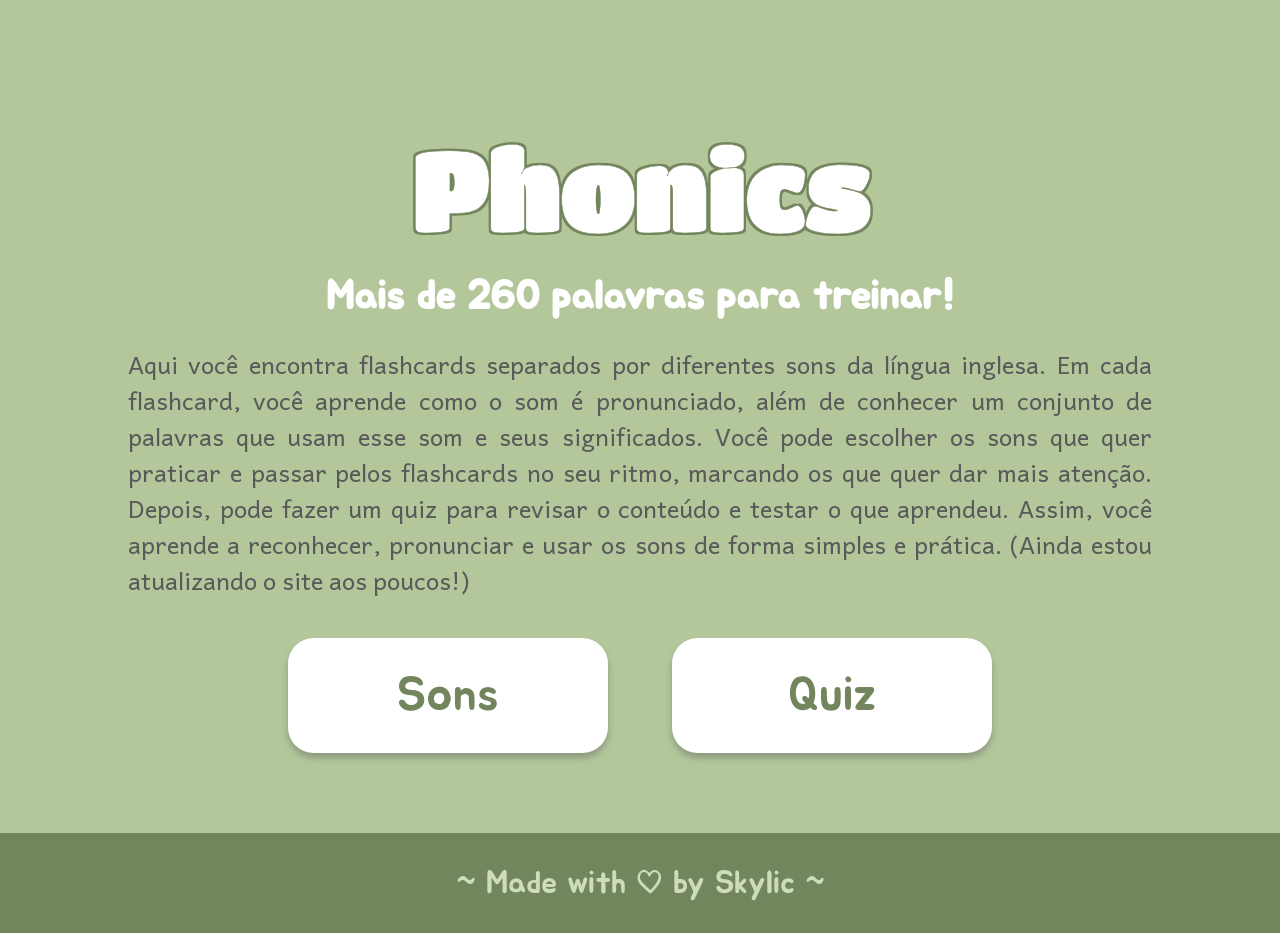
<file: index.html>
<!DOCTYPE html>
<html lang="en">
  <head>
    <meta charset="utf-8" />
    <meta
       name="viewport"
       content="width=device-width, initial-scale=1.0" />
    <title>Phonics</title>
    <link rel="stylesheet" href="styles.css" />
    <link rel="icon" type="image/png" href="logo.png">
    <style>@import url('https://fonts.googleapis.com/css2?family=Jua&display=swap');</style>

    <link rel="preconnect" href="https://fonts.googleapis.com">
    <link rel="preconnect" href="https://fonts.gstatic.com" crossorigin>
    <link href="https://fonts.googleapis.com/css2?family=Google+Sans+Flex:opsz,wght@6..144,1..1000&family=Kanchenjunga:wght@400;500;600;700&display=swap" rel="stylesheet">
    <style>@import url('https://fonts.googleapis.com/css2?family=Titan+One&display=swap');</style>
  </head>

  <body>

    <main>

    <h1>Phonics</h1>
    <h2>Mais de 260 palavras para treinar!</h2>
    <p class="descricao">  Aqui você encontra flashcards separados por diferentes sons da língua inglesa. Em cada flashcard, você aprende como o som é pronunciado, além de conhecer um conjunto de palavras que usam esse som e seus significados. Você pode escolher os sons que quer praticar e passar pelos flashcards no seu ritmo, marcando os que quer dar mais atenção. Depois, pode fazer um quiz para revisar o conteúdo e testar o que aprendeu. Assim, você aprende a reconhecer, pronunciar e usar os sons de forma simples e prática. (Ainda estou atualizando o site aos poucos!)</p>
    <div class="botoes">
    <p class="botao" onclick="window.location.href='sons.html'">Sons</p>
    <p class="botao" onclick="window.location.href='quiz.html'">Quiz</p>
</div>
</main>

    <p class="bottom">~ Made with ♡ by Skylic ~</p>

  </body>
</html>
</file>
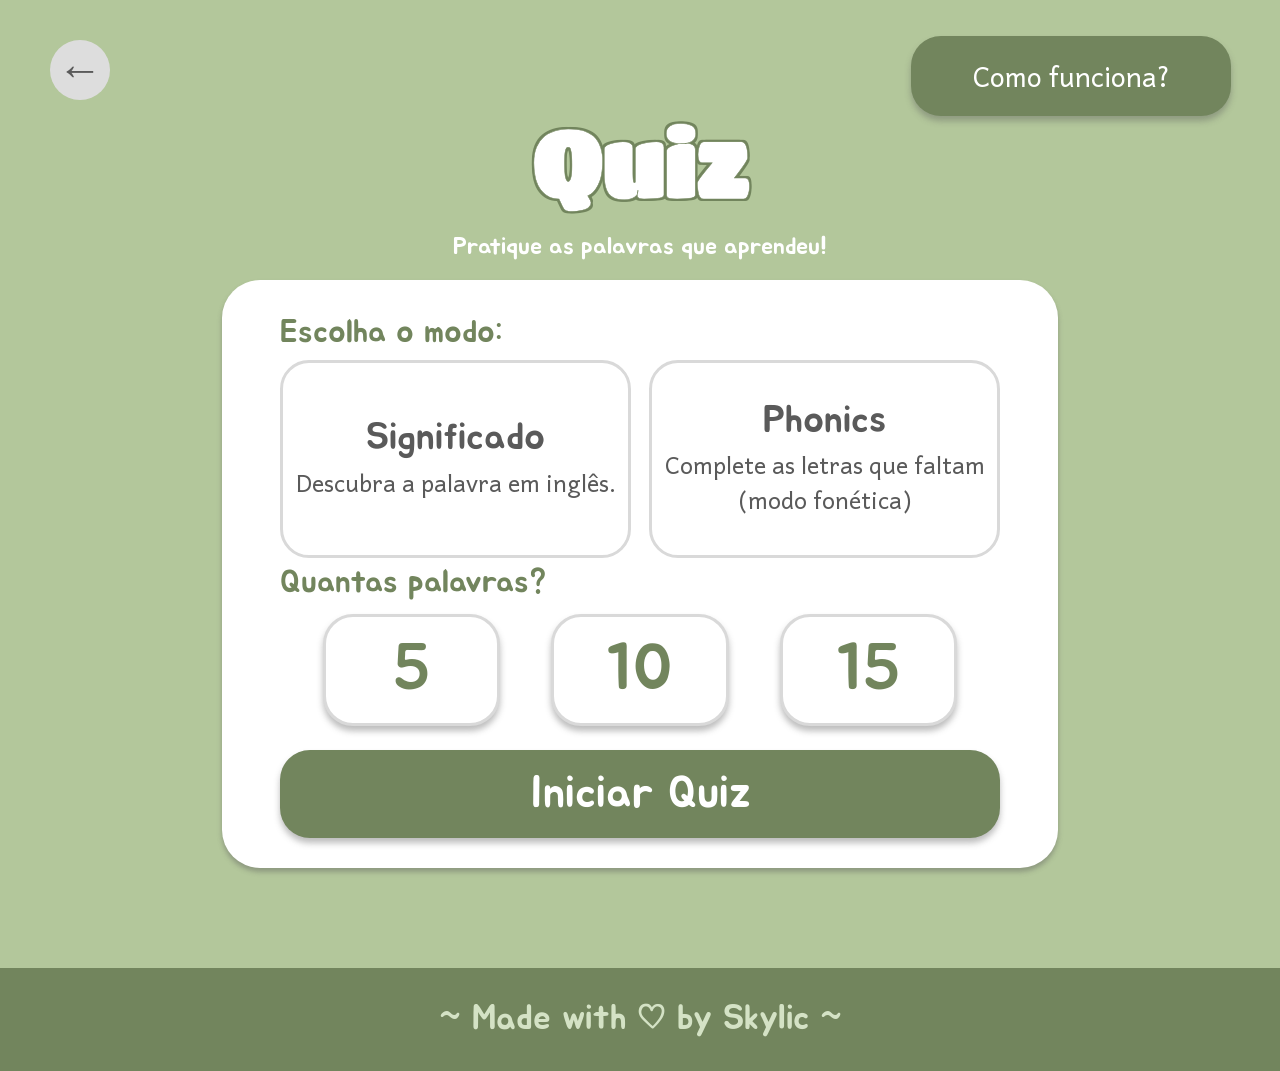
<file: quiz.html>
<!DOCTYPE html>
<html lang="pt-BR">
<head>
  <meta charset="UTF-8">
  <meta name="viewport" content="width=device-width, initial-scale=1.0">
  <title>Phonics - Quiz</title>
  <link rel="stylesheet" href="quiz.css">
  <link rel="icon" type="image/png" href="logo.png">
  <link rel="preconnect" href="https://fonts.googleapis.com">
  <link rel="preconnect" href="https://fonts.gstatic.com" crossorigin>
  <link href="https://fonts.googleapis.com/css2?family=Jua&family=Kanchenjunga:wght@400;500;600;700&family=Titan+One&display=swap" rel="stylesheet">
</head>
<body>
  <header class="topbar">
    <a href="index.html" class="seta" aria-label="Voltar ao início">←</a>
    <div class="heading">
      <h1>Quiz</h1>
      <p>Pratique as palavras que aprendeu!</p>
    </div>
    <div class="topbar-right">
      <div id="scoreBadge" class="score-badge hidden" aria-live="polite">Pontuação: <span id="score">0</span></div>
      <button id="helpButton" class="help-button" type="button">Como funciona?</button>
    </div>
  </header>

  <main class="container">
    <section id="startScreen" class="panel">
      <h2 class="section-heading">Escolha o modo:</h2>
      <div class="mode-options">
        <button class="mode-card selected" data-mode="meaning" type="button" aria-pressed="true">
          <strong>Significado</strong>
          <span>Descubra a palavra em inglês.</span>
        </button>
        <button class="mode-card" data-mode="phonics" type="button" aria-pressed="false">
          <strong>Phonics</strong>
          <span>Complete as letras que faltam (modo fonética)</span>
        </button>
      </div>

      <h2 class="section-heading count-heading">Quantas palavras?</h2>
      <div class="count-options">
        <button class="count-button selected" data-count="5" type="button" aria-pressed="true">5</button>
        <button class="count-button" data-count="10" type="button" aria-pressed="false">10</button>
        <button class="count-button" data-count="15" type="button" aria-pressed="false">15</button>
      </div>
      <button id="startQuizButton" class="primary-button" type="button">Iniciar Quiz</button>
    </section>

    <section id="quizScreen" class="panel hidden">
      <div class="quiz-top"><span id="questionCounter">QUESTÃO 1 DE 5</span></div>
      <div class="progress-track"><div id="progressBar" class="progress-bar"></div></div>
      <p id="questionInstruction" class="eyebrow"></p>
      <h2 id="questionTitle" class="question-title"></h2>
      <p id="questionMeaning" class="question-meaning"></p>
      <p id="questionHint" class="question-hint hidden" role="status"></p>
      <form id="answerForm" autocomplete="off">
        <label id="answerLabel" for="answerInput">Sua resposta</label>
        <input id="answerInput" type="text" autocomplete="off" autocapitalize="none" autocorrect="off" spellcheck="false" placeholder="Digite aqui..." required>
        <button id="hintButton" class="secondary-button hint-button" type="button">💡 Ver dica (−5 pontos)</button>
        <button id="answerButton" class="primary-button" type="submit">Responder</button>
      </form>
      <div id="feedback" class="feedback hidden" role="status" aria-live="polite">
        <strong id="feedbackTitle"></strong>
        <p id="feedbackText"></p>
      </div>
      <button id="nextButton" class="primary-button hidden" type="button">Próxima palavra →</button>
    </section>

    <section id="resultScreen" class="panel hidden">
      <p class="eyebrow">QUIZ COMPLETO</p>
      <h2 id="resultTitle" class="result-title">Você conseguiu!</h2>
      <p id="finalScore" class="final-score">0 pontos</p>
      <div class="result-stats">
        <div><strong id="correctCount">0</strong><span>Acertos</span></div>
        <div><strong id="wrongCount">0</strong><span>Erros</span></div>
        <div><strong id="hintCount">0</strong><span>Dicas</span></div>
      </div>
      <h3 class="review-title">Revise suas palavras</h3>
      <p class="review-subtitle">Clique na estrela para favoritar as palavras que quer estudar depois.</p>
      <div id="reviewList" class="review-list"></div>
      <button id="restartButton" class="primary-button" type="button">Jogar novamente ↻</button>
      <a href="sons.html" class="secondary-button">Revisar os sons</a>
    </section>
  </main>

  <footer class="footer">~ Made with ♡ by Skylic ~</footer>

  <div id="helpModal" class="modal hidden" role="dialog" aria-modal="true" aria-labelledby="helpTitle">
    <div class="modal-card">
      <button id="closeHelp" class="close-button" type="button" aria-label="Fechar">×</button>
      <h2 id="helpTitle">Como funciona?</h2>
      <div class="help-section"><h3>Significado</h3><p>Leia o significado em português e escreva a palavra em inglês.</p></div>
      <div class="help-section"><h3>Phonics</h3><p>Veja a palavra incompleta e seu significado. Digite somente as letras que faltam.</p></div>
      <div class="help-section"><h3>Dica</h3><p>A dica mostra a pronúncia do som. Se acertar usando a dica, ganha 15 pontos em vez de 20.</p></div>
      <div class="help-section"><h3>Pontuação</h3><p>Você ganha 20 pontos por acerto e perde 10 por erro. A pontuação nunca fica abaixo de zero. No final, você pode favoritar palavras para estudar depois.</p></div>
      <button id="understoodButton" class="primary-button" type="button">Entendi!</button>
    </div>
  </div>
  <script src="palavras.js"></script>
  <script src="quiz.js"></script>
</body>
</html>
</file>
<file: styles.css>
* {
    box-sizing: border-box;
}

html,
body {
    margin: 0;
    padding: 0;
    min-height: 100%;
}

body {
    background-color: #B3C79B;
    font-family: "Kanchenjunga", sans-serif;
    min-height: 100vh;
    display: flex;
    flex-direction: column;
}

main {
    flex: 1;
}

h1 {
    color: #fff;
    font-family: "Titan One", sans-serif;

    text-align: center;
    font-size: 6.75rem;

    margin-top: max(10%, 100px);
    margin-bottom: 0;

    -webkit-text-stroke: 0.5px #72855D;

    text-shadow:
        -2px -2px 0 #72855D,
         2px -2px 0 #72855D,
        -2px  2px 0 #72855D,
         2px  2px 0 #72855D;
}

h2 {
    color: #fff;
    font-family: "Jua", sans-serif;
    text-align: center;
    font-size: 2.5rem;
    margin: 20px 0;
}

.descricao {
    color: #5A5A5A;
    font-family: "Kanchenjunga", sans-serif;
     text-align: justify;
    font-size: 1.5rem;
    line-height: 1.5;
    margin-left: max(10%, 70px);
    margin-right: max(10%, 70px);
}

.botoes {
    display: flex;

    justify-content: center;
    align-items: center;

    gap: clamp(20px, 5vw, 65px);

    margin-top: 40px;

    width: 100%;
}

.botao {
    width: clamp(180px, 25vw, 340px);
    height: clamp(70px, 9vw, 120px);

    background-color: #FFFFFF;

    border-radius: clamp(18px, 2vw, 30px);

    color: #72855D;
    font-family: "Jua", sans-serif;

    font-size: clamp(1.8rem, 4vw, 3rem);

    display: flex;

    justify-content: center;
    align-items: center;

    margin: 0;

    box-shadow: 0 5px 6px rgba(90, 90, 90, 0.4);

    cursor: pointer;

    transition:
        background-color 0.2s ease,
        color 0.2s ease,
        transform 0.15s ease,
        box-shadow 0.15s ease;
}

.botao:hover {
    background-color: #D9D9D9;
    color: #FFFFFF;

    transform: translateY(-2px);

    box-shadow: 0 7px 8px rgba(90, 90, 90, 0.4);
}

.botao:active {
    background-color: #D9D9D9;
    color: #FFFFFF;

    transform: translateY(2px);

    box-shadow: 0 3px 4px rgba(90, 90, 90, 0.4);
}

.bottom {
    width: 100%;
    height: 100px;

    margin: 80px 0 0 0;
    padding: 0;

    flex-shrink: 0;

    background-color: #72855D;
    color: #CDDCBB;

    font-family: "Jua", sans-serif;
    font-size: 2rem;

    display: flex;
    justify-content: center;
    align-items: center;

    text-align: center;
}

@media (max-width: 600px) {

    h1 {
        font-size: clamp(3.5rem, 17vw, 5rem);
        margin-top: 80px;
    }

    h2 {
        font-size: clamp(1.5rem, 7vw, 2.2rem);
        margin: 15px 20px 25px;
    }

    .descricao {
        font-size: clamp(1.2rem, 5vw, 1.6rem);
        font-size: 1rem;
        margin-left: 25px;
        margin-right: 25px;
    }

    .botoes {
        flex-direction: column;
        gap: 20px;
        margin-top: 30px;
        padding: 0 25px;
    }

    .botao {
        width: min(85%, 340px);
        height: 80px;
        font-size: 2rem;
    }

    .bottom {
        height: 75px;
        margin-top: 60px;
        font-size: 1.3rem;
    }
}
</file>
<file: quiz.css>
:root {
  --green-light: #B3C79B;
  --green: #72855D;
  --gray: #5A5A5A;
  --white: #FFFFFF;
  --yellow: #F9D779;
  --gray-light: #D9D9D9;
  --shadow: 0 5px 6px rgba(90, 90, 90, .4);
  --shadow-hover: 0 7px 8px rgba(90, 90, 90, .4);
  --shadow-active: 0 3px 4px rgba(90, 90, 90, .4);
}

* { box-sizing: border-box; }

html { min-height: 100%; }

body {
  margin: 0;
  min-height: 100vh;
  display: flex;
  flex-direction: column;
  background: var(--green-light);
  color: var(--gray);
  font-family: "Kanchenjunga", sans-serif;
}

button, input { font: inherit; }
button { font-family: "Jua", sans-serif; cursor: pointer; -webkit-tap-highlight-color: transparent; }
a { -webkit-tap-highlight-color: transparent; }
.hidden { display: none !important; }

/* Cabeçalho: posição e proporções inspiradas na imagem de referência */

.topbar {
  position: relative;
  display: flex;
  justify-content: center;
  align-items: flex-start;
  width: 100%;
  padding: 0;
}

.seta {
    display: flex;
    align-items: center;
    justify-content: center;
    position: fixed;
    top: 40px;
    left: 50px;
    width: 60px;
    height: 60px;
    background-color: #DDDDDD;
    color: #5A5A5A;
    border-radius: 50%;
    font-family: "Alata", sans-serif;;
    font-size: 45px;
    text-decoration: none;
    z-index: 100;
    transition: transform 0.2s;
}

.seta:hover {
    transform: scale(1.08);
}

.heading {
  width: 100%;
  padding: 110px 20px 0;
  text-align: center;
}

.heading h1 {
  margin: 0;
  text-align: center;
  font-family: "Titan One", sans-serif;
  font-size: 92px;
  color: #FFFFFF;
  letter-spacing: normal;
  -webkit-text-stroke: 0.5px #72855D;
  text-shadow:
    -2px -2px 0 #72855D,
     2px -2px 0 #72855D,
    -2px  2px 0 #72855D,
     2px  2px 0 #72855D;
}

.heading p {
  margin: 18px 0 0;
  color: #FFFFFF;
  font-family: "Jua", sans-serif;
  font-size: 1.5rem;
  line-height: 1.2;
  text-align: center;
  white-space: normal;
}

.topbar-right {
  position: fixed;
  top: 36px;
  right: clamp(16px, 3.8vw, 52px);
  z-index: 100;
  display: flex;
  flex-direction: column;
  align-items: stretch;
  gap: 18px;
  width: clamp(220px, 24vw, 330px);
  padding: 0;
}

.help-button {
  display: flex;
  justify-content: center;
  align-items: center;
  width: 100%;
  min-height: 80px;
  padding: 12px 20px;
  border: 0;
  border-radius: 30px;
  background: var(--green);
  color: var(--white);
  box-shadow: var(--shadow);
  font-family: "Kanchenjunga", sans-serif;
  font-size: clamp(1.3rem, 2.4vw, 2rem);
  text-align: center;
  transition: background .2s, color .2s, transform .15s, box-shadow .15s;
}

.help-button:hover,
.help-button:active {
  background: var(--gray-light);
  color: var(--white);
}

.help-button:hover {
  transform: translateY(-2px);
  box-shadow: var(--shadow-hover);
}

.help-button:active {
  transform: translateY(2px);
  box-shadow: var(--shadow-active);
}



/* PONTUAÇÃO */
.score-badge {
  display: flex;
  align-items: center;
  justify-content: center;
  width: 100%;
  min-height: 80px;
  padding: 12px 20px;
  border: 0;
  border-radius: 30px;
  background: var(--gray-light);
  color: var(--white);
  font-family: "Jua", sans-serif;
  font-size: clamp(1.5rem, 2.2vw, 2rem);
  text-align: center;
  white-space: nowrap;
  box-shadow: var(--shadow);
  transition: transform .2s, box-shadow .2s;
}

/* COMO FUNCIONA */
.help-button {
  background: var(--green);
  color: var(--white);
  transition: background .2s, color .2s, transform .15s, box-shadow .15s;
}

.help-button:hover {
  background: var(--gray-light);
  color: var(--white);
  transform: translateY(-2px);
  box-shadow: var(--shadow-hover);
}

.help-button:active {
  background: var(--gray-light);
  color: var(--white);
  transform: translateY(2px);
  box-shadow: var(--shadow-active);
}

/* ANIMAÇÃO DA PONTUAÇÃO */
.score-badge.bump {
  animation: bump .35s ease;
}

@keyframes bump {
  0%, 100% { transform: scale(1); }
  40% { transform: scale(1.08); }
}

/* Painel principal */
.container {
  display: flex;
  flex: 1 0 auto;
  flex-direction: column;
  align-items: center;
  width: 100%;
  padding: 18px 20px 100px;
}
.panel {
  width: min(100%, 836px);
  padding: 32px 58px 30px;
  border-radius: 38px;
  background: var(--white);
  box-shadow: 0 4px 5px rgba(90, 90, 90, .42);
}
.section-heading {
  margin: 0;
  color: var(--green);
  font-family: "Jua", sans-serif;
  font-size: clamp(1.6rem, 2.5vw, 2.2rem);
  font-weight: 400;
  line-height: 1.25;
}
.mode-options {
  display: grid;
  grid-template-columns: repeat(2, minmax(0, 1fr));
  gap: 18px;
  margin: 8px 0 0 26px;
}
.mode-card {
  display: flex;
  flex-direction: column;
  justify-content: center;
  align-items: center;
  gap: 6px;
  min-width: 0;
  min-height: 198px;
  padding: 20px 12px;
  border: 3px solid var(--gray-light);
  border-radius: 29px;
  background: var(--white);
  color: var(--gray);
  text-align: center;
  box-shadow: none;
  transition: background .2s, color .2s, border-color .2s, transform .15s, box-shadow .15s;
}
.mode-card strong { font-family: "Jua", sans-serif; font-size: clamp(1.7rem, 3vw, 2.8rem); font-weight: 400; line-height: 1.1; }
.mode-card span { font-family: "Kanchenjunga", sans-serif; font-size: clamp(1rem, 1.8vw, 1.5rem); line-height: 1.5; }
.mode-card:hover { background: var(--gray-light); color: var(--white); transform: translateY(-2px); box-shadow: var(--shadow-hover); }
.mode-card:active { background: var(--gray-light); color: var(--white); transform: translateY(2px); box-shadow: var(--shadow-active); }
.mode-card.selected { border-color: var(--gray-light); background: var(--white); color: var(--gray); box-shadow: none; }
.mode-card.selected:hover { background: var(--gray-light); color: var(--white); }

.count-heading { margin-top: 4px; }
.count-options {
  display: grid;
  grid-template-columns: repeat(3, minmax(0, 1fr));
  gap: clamp(18px, 4vw, 52px);
  margin: 12px auto 0;
  width: 88%;
}
.count-button {
  min-width: 0;
  height: 112px;
  border: 3px solid var(--gray-light);
  border-radius: 30px;
  background: var(--white);
  color: var(--green);
  font-family: "Jua", sans-serif;
  font-size: 4rem;
  line-height: 1;
  box-shadow: var(--shadow);
  transition: background .2s, color .2s, transform .15s, box-shadow .15s;
}
.count-button:hover { background: var(--gray-light); color: var(--white); transform: translateY(-2px); box-shadow: var(--shadow-hover); }
.count-button:active { background: var(--gray-light); color: var(--white); transform: translateY(2px); box-shadow: var(--shadow-active); }
.count-button.selected { background: var(--white); color: var(--green); border-color: var(--gray-light); }
.count-button.selected:hover { background: var(--gray-light); color: var(--white); }

.primary-button, .secondary-button {
  display: flex;
  justify-content: center;
  align-items: center;
  width: 100%;
  min-height: 88px;
  margin-top: 24px;
  padding: 14px 22px;
  border: 0;
  border-radius: 30px;
  background: var(--green);
  color: var(--white);
  font-family: "Jua", sans-serif;
  font-size: clamp(1.8rem, 3.5vw, 3rem);
  line-height: 1.15;
  text-align: center;
  text-decoration: none;
  box-shadow: var(--shadow);
  transition: background .2s, color .2s, transform .15s, box-shadow .15s;
}
.primary-button:hover, .secondary-button:hover { background: var(--gray-light); color: var(--white); transform: translateY(-2px); box-shadow: var(--shadow-hover); }
.primary-button:active, .secondary-button:active { background: var(--gray-light); color: var(--white); transform: translateY(2px); box-shadow: var(--shadow-active); }
button:disabled { opacity: .65; cursor: not-allowed; transform: none !important; }
button:focus-visible, a:focus-visible, input:focus-visible { outline: 3px solid var(--green); outline-offset: 4px; }

/* Quiz */
.quiz-top { text-align: center; color: var(--green); font-family: "Jua", sans-serif; font-size: 1.2rem; }
.progress-track { width: 100%; height: 12px; margin: 16px 0 30px; overflow: hidden; border-radius: 20px; background: var(--gray-light); }
.progress-bar { width: 0; height: 100%; border-radius: inherit; background: var(--green); transition: width .3s; }
.eyebrow { margin: 0 0 8px; color: var(--green); font-family: "Jua", sans-serif; font-size: 1rem; letter-spacing: 1px; text-align: center; }
.question-title { margin: 12px 0; color: var(--gray); font-family: "Jua", sans-serif; font-size: clamp(2.5rem, 7vw, 4rem); font-weight: 400; line-height: 1.2; overflow-wrap: anywhere; text-align: center; }
.question-title.is-mask { letter-spacing: .14em; }
.question-meaning { margin: 0; color: var(--gray); font-size: 1.3rem; line-height: 1.6; text-align: center; }
.question-hint { margin: 18px 0 0; padding: 14px 16px; border: 2px dashed var(--yellow); border-radius: 16px; background: #fffdf5; font-size: 1.1rem; line-height: 1.5; text-align: center; }
#answerForm { display: flex; flex-direction: column; gap: 10px; margin-top: 26px; }
#answerForm label { font-family: "Jua", sans-serif; font-size: 1.25rem; }
#answerInput { width: 100%; min-height: 62px; padding: 14px 18px; border: 3px solid var(--gray-light); border-radius: 18px; background: var(--white); color: var(--gray); font-family: "Kanchenjunga", sans-serif; font-size: 1.35rem; }
#answerInput:focus { border-color: var(--green); outline: none; }
#answerInput:disabled { background: #f1f1f1; }
#answerForm .primary-button, #answerForm .secondary-button { margin-top: 6px; }
.hint-button { min-height: 58px; background: var(--white); color: var(--green); border: 3px solid var(--gray-light); font-size: 1.3rem; }
.feedback { margin-top: 20px; padding: 18px; border-radius: 18px; line-height: 1.6; overflow-wrap: anywhere; }
.feedback strong { display: block; font-family: "Jua", sans-serif; font-size: 1.5rem; font-weight: 400; }
.feedback p { margin: 4px 0 0; }
.feedback.is-correct { background: var(--green); color: var(--white); }
.feedback.is-wrong { background: var(--yellow); color: var(--gray); }
#nextButton { margin-top: 16px; }

/* Resultado */
.result-title { margin: 0; color: var(--green); font-family: "Jua", sans-serif; font-size: clamp(2rem, 5vw, 3rem); font-weight: 400; text-align: center; }
.final-score { margin: 14px 0; color: var(--green); font-family: "Jua", sans-serif; font-size: 2.8rem; text-align: center; }
.result-stats { display: grid; grid-template-columns: repeat(3, minmax(0, 1fr)); gap: 12px; margin: 24px 0 32px; }
.result-stats div { display: flex; flex-direction: column; align-items: center; gap: 4px; padding: 20px 8px; border-radius: 20px; background: var(--green-light); color: var(--gray); }
.result-stats strong { font-family: "Jua", sans-serif; font-size: 2.2rem; font-weight: 400; }
.result-stats span { font-size: 1rem; }
.review-title { margin: 0; color: var(--green); font-family: "Jua", sans-serif; font-size: 1.8rem; font-weight: 400; text-align: center; }
.review-subtitle { margin: 8px 0 18px; text-align: center; font-size: 1.1rem; line-height: 1.5; }
.review-list { display: flex; flex-direction: column; gap: 12px; margin-top: 4px; }
.review-item { display: flex; align-items: center; justify-content: space-between; gap: 14px; padding: 16px; border: 2px solid var(--gray-light); border-left: 8px solid var(--gray-light); border-radius: 18px; background: var(--white); }
.review-item.is-correct { border-left-color: var(--green); }
.review-item.is-wrong { border-left-color: var(--yellow); }
.review-content { min-width: 0; overflow-wrap: anywhere; }
.review-word { display: block; color: var(--gray); font-family: "Jua", sans-serif; font-size: 1.5rem; }
.review-detail, .review-status { display: block; margin-top: 3px; color: var(--green); font-size: 1rem; line-height: 1.5; }
.review-status { color: var(--gray); }
.favorite-button { flex-shrink: 0; width: 52px; height: 52px; border: 2px solid var(--gray-light); border-radius: 16px; background: var(--white); color: var(--gray); font-size: 1.8rem; line-height: 1; box-shadow: var(--shadow); transition: background .2s, color .2s, transform .15s, box-shadow .15s; }
.favorite-button:hover { background: var(--gray-light); color: var(--white); transform: translateY(-2px); box-shadow: var(--shadow-hover); }
.favorite-button:active { transform: translateY(2px); box-shadow: var(--shadow-active); }
.favorite-button.is-favorite { border-color: var(--yellow); background: var(--yellow); color: var(--gray); }

/* Modal */
.modal { position: fixed; z-index: 10; inset: 0; display: flex; align-items: center; justify-content: center; padding: 20px; background: rgba(90, 90, 90, .65); }
.modal-card { position: relative; width: min(100%, 620px); max-height: 90vh; overflow-y: auto; padding: 36px; border-radius: 30px; background: var(--white); box-shadow: var(--shadow); }
.modal-card > h2 { margin: 0 48px 22px 0; color: var(--green); font-family: "Jua", sans-serif; font-size: 2.3rem; font-weight: 400; }
.close-button { position: absolute; top: 14px; right: 14px; width: 46px; height: 46px; border: 2px solid var(--gray-light); border-radius: 14px; background: var(--white); color: var(--gray); font-size: 2rem; line-height: 1; box-shadow: var(--shadow); transition: background .2s, color .2s, transform .15s, box-shadow .15s; }
.close-button:hover { background: var(--gray-light); color: var(--white); transform: translateY(-2px); box-shadow: var(--shadow-hover); }
.close-button:active { transform: translateY(2px); box-shadow: var(--shadow-active); }
.help-section { margin: 14px 0; padding: 18px 20px; border: 2px solid var(--gray-light); border-radius: 18px; background: var(--white); }
.help-section h3 { margin: 0 0 8px; color: var(--green); font-family: "Jua", sans-serif; font-size: 1.45rem; font-weight: 400; }
.help-section p { margin: 0; color: var(--gray); font-size: 1.1rem; line-height: 1.6; }
.modal-card .primary-button { margin-top: 22px; }

/* Rodapé igual à referência */
.footer {
  display: flex;
  align-items: center;
  justify-content: center;
  flex-shrink: 0;
  min-height: 103px;
  width: 100%;
  padding: 20px;
  background: var(--green);
  color: #D4E2C5;
  font-family: "Jua", sans-serif;
  font-size: clamp(1.4rem, 3vw, 2.2rem);
  text-align: center;
}


/* RESPONSIVIDADE */

/* TELAS GRANDES */
@media (min-width: 901px) {
  .topbar {
    display: flex;
    justify-content: center;
    width: 100%;
  }

  .heading {
    padding: 110px 20px 0;
  }

  .heading h1 {
    font-size: 92px;
  }

  .topbar-right {
    position: fixed;
    top: 36px;
    right: clamp(24px, 3.8vw, 52px);
    width: clamp(260px, 25vw, 340px);
    display: flex;
    flex-direction: column;
    align-items: stretch;
    gap: 18px;
    padding: 0;
    z-index: 100;
  }

  .score-badge,
  .help-button {
    width: 100%;
    min-height: 80px;
    border-radius: 30px;
    padding: 12px 20px;
  }

  .score-badge {
    font-size: clamp(1.5rem, 2.2vw, 2rem);
  }

  .help-button {
    font-size: clamp(1.3rem, 2.1vw, 1.8rem);
  }

  .container {
    align-items: center;
  }

  .panel {
    width: min(100%, 836px);
    margin-inline: auto;
  }

  .mode-options {
    width: 100%;
    margin: 8px 0 0;
  }
}

/* TABLETS */
@media (min-width: 601px) and (max-width: 900px) {
  .seta {
    position: fixed;
    top: 16px;
    left: 16px;
    width: 48px;
    height: 48px;
    font-size: 34px;
  }

  .heading {
    padding: 125px 20px 0;
  }

  .heading h1 {
    font-size: clamp(3.5rem, 9vw, 5rem);
  }

  .heading p {
    font-size: 1.2rem;
  }

  .topbar-right {
    position: absolute;
    top: 14px;
    right: 16px;
    width: 210px;
    gap: 10px;
    padding: 0;
  }

  .score-badge,
  .help-button {
    min-height: 54px;
    padding: 8px 12px;
    border-radius: 20px;
    font-size: 1.1rem;
  }

  .container {
    padding: 24px 18px 60px;
  }

  .panel {
    width: min(100%, 760px);
    padding: 30px 28px;
    margin-inline: auto;
  }

  .mode-options {
    width: 100%;
    margin: 8px 0 0;
    gap: 14px;
  }

  .mode-card {
    min-height: 150px;
  }

  .count-options {
    width: 92%;
    gap: 20px;
  }

  .count-button {
    height: 86px;
    font-size: 3.3rem;
  }
}

/* CELULARES */
@media (max-width: 600px) {
  .seta {
    position: absolute;
    top: 12px;
    left: 12px;
    width: 42px;
    height: 42px;
    font-size: 30px;
  }

  .topbar {
    display: flex;
    flex-direction: column;
    align-items: center;
    padding: 0;
  }

  .topbar-right {
    position: absolute;
    top: 12px;
    left: 64px;
    right: 12px;
    width: auto;
    display: flex;
    flex-direction: row;
    align-items: stretch;
    justify-content: flex-end;
    gap: 8px;
    padding: 0;
  }

  .score-badge,
  .help-button {
    flex: 1 1 0;
    width: 50%;
    min-width: 0;
    min-height: 44px;
    padding: 6px 8px;
    border-radius: 16px;
    font-size: clamp(.78rem, 3.2vw, 1rem);
    white-space: normal;
  }

  .heading {
    width: 100%;
    padding: 100px 14px 0;
  }

  .heading h1 {
    font-size: clamp(3rem, 13vw, 4.3rem);
  }

  .heading p {
    margin-top: 10px;
    font-size: clamp(1rem, 4vw, 1.35rem);
    white-space: normal;
  }

  .container {
    padding: 18px 12px 36px;
  }

  .panel {
    width: 100%;
    padding: 24px 18px;
    border-radius: 26px;
  }

  .section-heading {
    font-size: 1.55rem;
  }

  .mode-options {
    grid-template-columns: repeat(2, minmax(0, 1fr));
    gap: 10px;
    margin: 8px 0 0;
  }

  .mode-card {
    min-height: 145px;
    padding: 14px 8px;
    border-radius: 20px;
  }

  .mode-card strong {
    font-size: 1.3rem;
  }

  .mode-card span {
    font-size: .92rem;
    line-height: 1.4;
  }

  .count-options {
    width: 100%;
    gap: 12px;
  }

  .count-button {
    height: 70px;
    border-radius: 20px;
    font-size: 3rem;
  }

  .primary-button,
  .secondary-button {
    min-height: 62px;
    margin-top: 20px;
    border-radius: 22px;
    font-size: 1.7rem;
  }

  .footer {
    min-height: 76px;
    font-size: 1.25rem;
  }

  .modal-card {
    padding: 28px 18px;
    border-radius: 24px;
  }

  .help-section {
    padding: 14px;
  }

  .help-section p {
    font-size: 1rem;
  }

  .result-stats {
    gap: 7px;
  }

  .result-stats div {
    padding: 16px 5px;
  }

  .result-stats strong {
    font-size: 1.7rem;
  }

  .result-stats span {
    font-size: .82rem;
  }

  .review-item {
    padding: 12px;
  }

  .favorite-button {
    width: 44px;
    height: 44px;
  }

  .modal-card > h2 {
    font-size: 1.8rem;
  }
}

/* ACESSIBILIDADE */
@media (prefers-reduced-motion: reduce) {
  *,
  *::before,
  *::after {
    transition: none !important;
    animation: none !important;
  }
}
</file>
